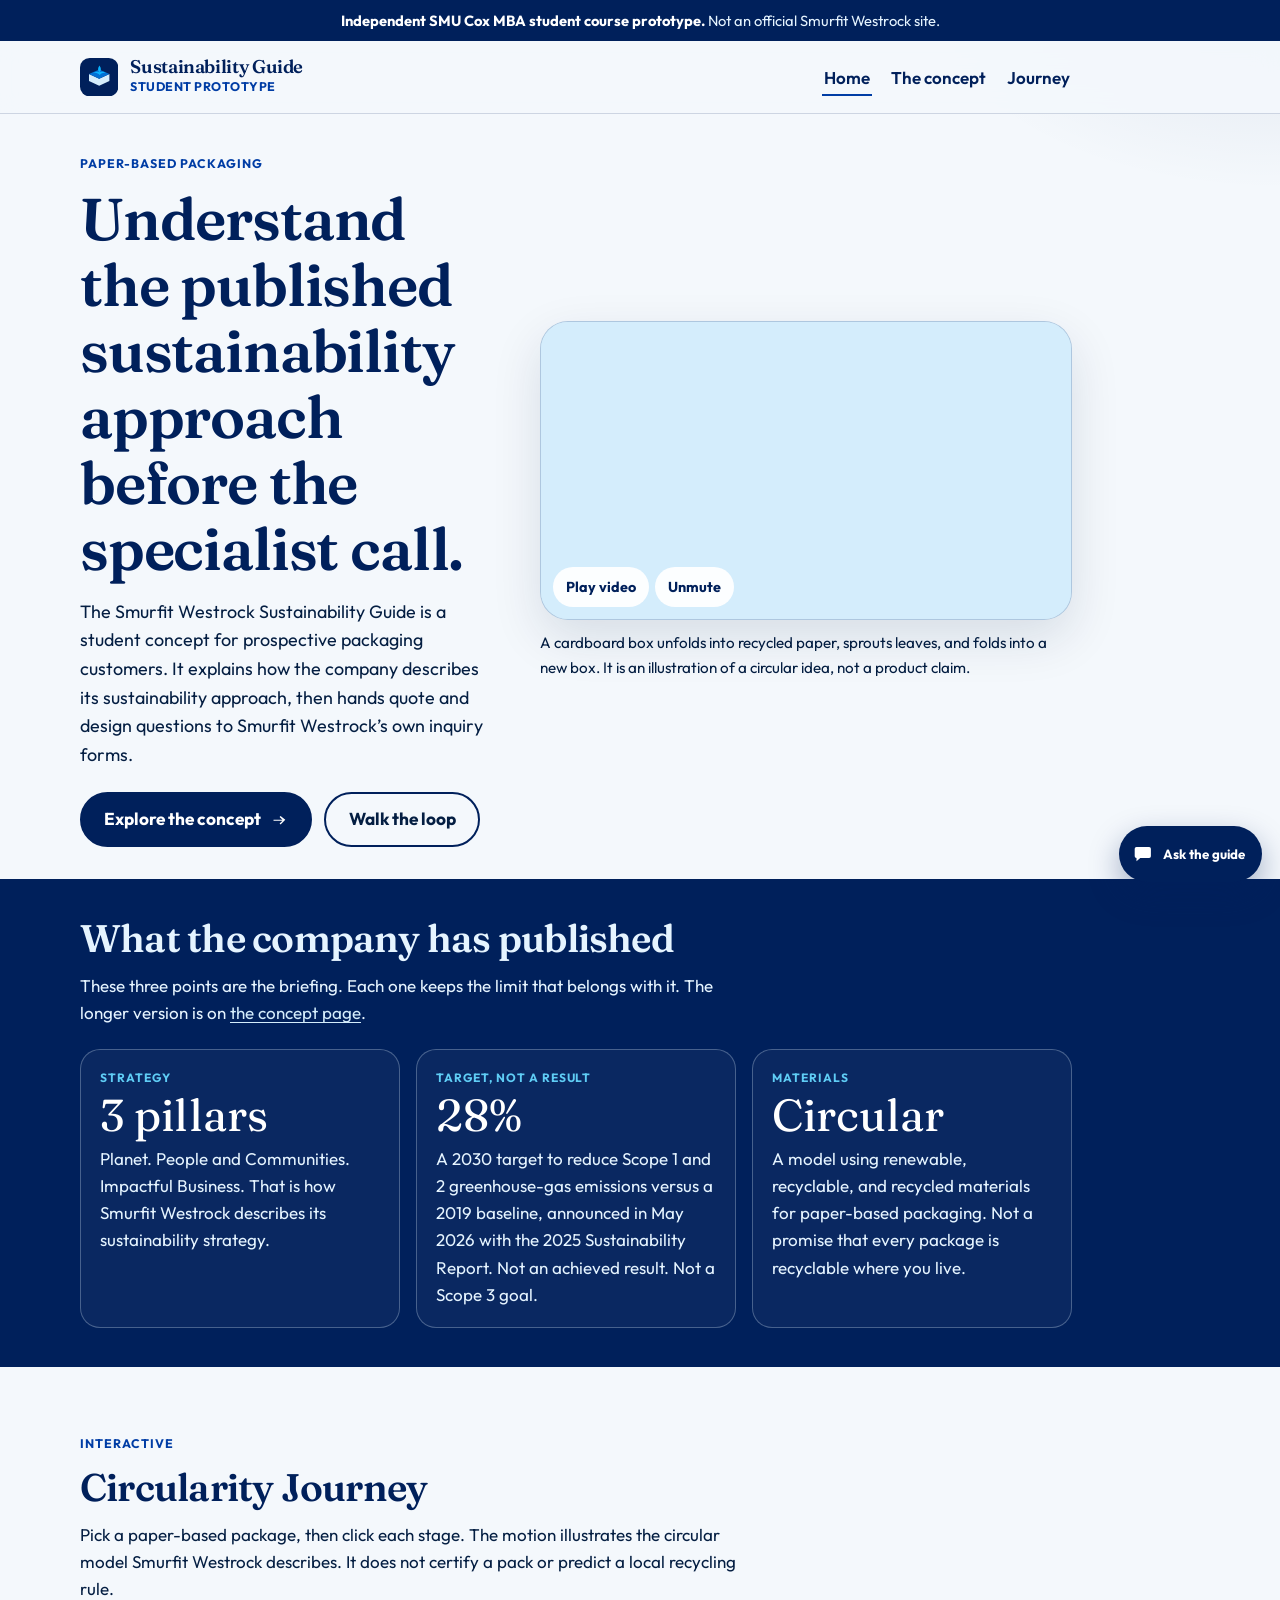
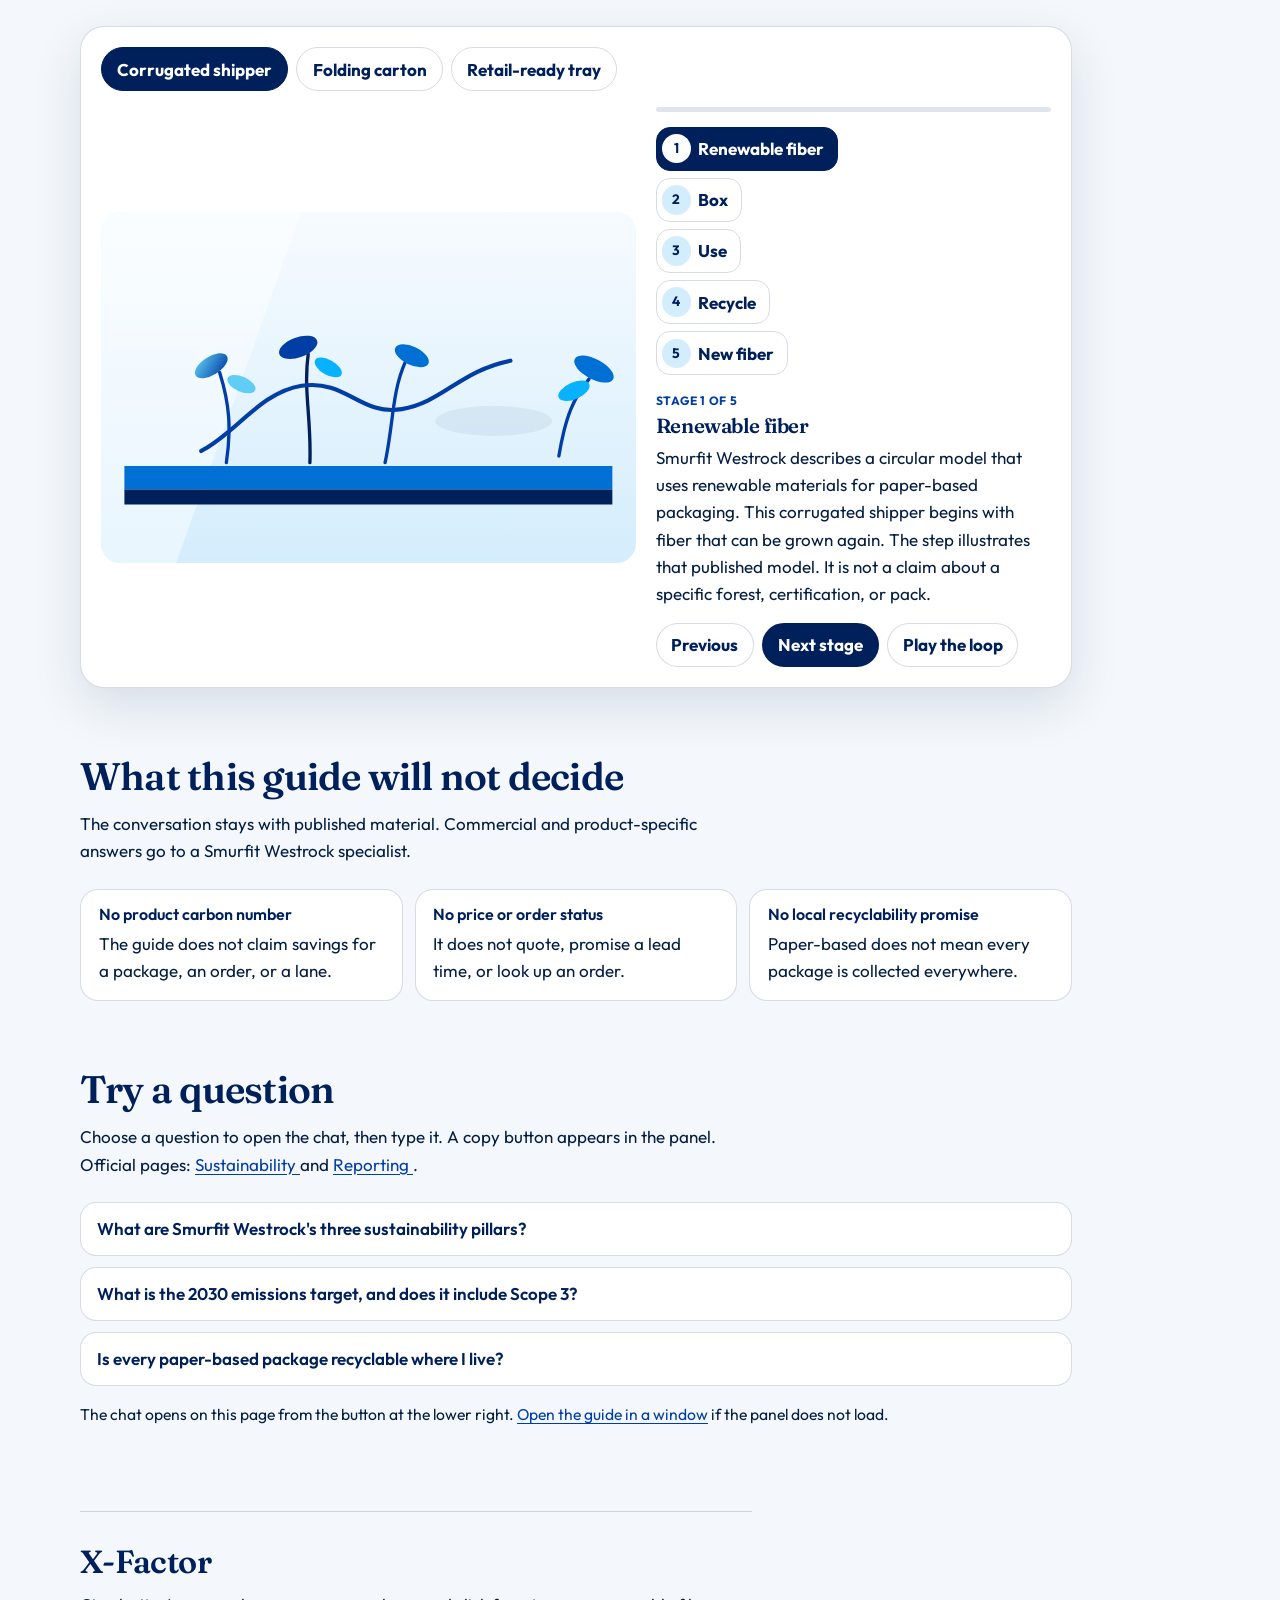
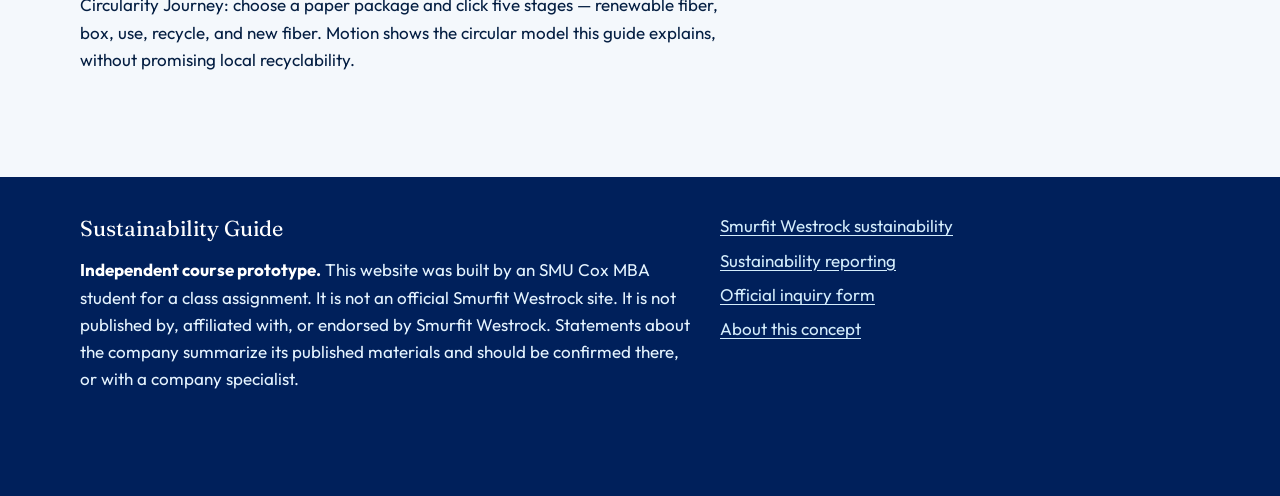
<file: index.html>
<!doctype html>
<html lang="en">
<head>
  <meta charset="utf-8">
  <meta name="viewport" content="width=device-width, initial-scale=1">
  <title>Smurfit Westrock Sustainability Guide | SMU Cox student prototype</title>
  <meta name="description" content="Student prototype of a customer guide to Smurfit Westrock’s published sustainability approach. Not an official Smurfit Westrock site.">
  <meta name="author" content="SMU Cox MBA student">
  <meta name="theme-color" content="#00205b">
  <link rel="canonical" href="https://enrieliasb.github.io/genai-lab5/">
  <meta property="og:title" content="Smurfit Westrock Sustainability Guide">
  <meta property="og:description" content="An SMU Cox MBA student prototype that explains Smurfit Westrock’s published sustainability approach. Not an official company site.">
  <meta property="og:type" content="website">
  <meta property="og:url" content="https://enrieliasb.github.io/genai-lab5/">
  <link rel="icon" href="assets/favicon.svg" type="image/svg+xml">
  <link rel="stylesheet" href="css/styles.css">
</head>
<body>
  <a class="skip" href="#main">Skip to content</a>
  <div class="banner" role="note">
    <p><strong>Independent SMU Cox MBA student course prototype.</strong> Not an official Smurfit Westrock site.</p>
  </div>
  <header class="site-header">
    <div class="wrap header-inner">
      <a class="brand" href="index.html">
        <svg class="brand-mark" viewBox="0 0 32 32" aria-hidden="true">
          <rect width="32" height="32" rx="8" fill="#00205b"/>
          <path fill="#d4edfc" d="M7.5 19.2 16 23.2l8.5-4V13.4L16 17.4l-8.5-4v5.8Z"/>
          <path fill="#0070d4" d="M16 17.4 24.5 13.4 16 9.6 7.5 13.4 16 17.4Z"/>
          <path fill="#08b2ff" d="M16.2 6.2c1.7 2.2 1.6 4 .1 5.6 2.2-.7 3.8-.5 5.4.8-2.2-.6-3.7.2-5.3 1.6-1.5-1.5-3.1-2.4-5.4-1.6 1.6-1.3 3.2-1.5 5.2-.8-1.5-1.6-1.6-3.4 0-5.6Z"/>
        </svg>
        <span>
          <span class="brand-name">Sustainability Guide</span>
          <span class="brand-tag">Student prototype</span>
        </span>
      </a>
      <nav class="nav" aria-label="Primary">
        <a href="index.html" aria-current="page">Home</a>
        <a href="about.html">The concept</a>
        <a href="#journey">Journey</a>
      </nav>
    </div>
  </header>

  <main id="main" tabindex="-1">
    <section class="hero" aria-labelledby="hero-title">
      <div class="wrap hero-grid">
        <div>
          <p class="eyebrow">Paper-based packaging</p>
          <h1 id="hero-title">Understand the published sustainability approach before the specialist call.</h1>
          <p class="lede">The Smurfit Westrock Sustainability Guide is a student concept for prospective packaging customers. It explains how the company describes its sustainability approach, then hands quote and design questions to Smurfit Westrock’s own inquiry forms.</p>
          <div class="cta-row">
            <a class="btn btn-lg" href="about.html">
              Explore the concept
              <svg viewBox="0 0 20 20" aria-hidden="true"><path fill="currentColor" d="M4 10h10.2l-3.3-3.3 1.1-1.1L17.4 10l-5.4 5.4-1.1-1.1 3.3-3.3H4z"/></svg>
            </a>
            <a class="btn btn-lg btn-secondary" href="#journey">Walk the loop</a>
          </div>
        </div>
        <figure class="hero-figure">
          <div class="video-frame">
            <video class="hero-video" data-hero-video autoplay muted loop playsinline webkit-playsinline preload="auto" src="assets/hero.mp4" aria-labelledby="hero-caption">
              A short illustration of a cardboard box unfolding into paper that sprouts leaves and folds back into a box.
            </video>
            <div class="video-controls">
              <button type="button" data-video-toggle aria-pressed="true">Pause video</button>
              <button type="button" data-video-sound aria-pressed="false">Unmute</button>
            </div>
          </div>
          <figcaption id="hero-caption">A cardboard box unfolds into recycled paper, sprouts leaves, and folds into a new box. It is an illustration of a circular idea, not a product claim.</figcaption>
        </figure>
      </div>
    </section>

    <section class="fact-band" aria-labelledby="facts-title">
      <div class="wrap">
        <h2 id="facts-title">What the company has published</h2>
        <p class="fact-intro">These three points are the briefing. Each one keeps the limit that belongs with it. The longer version is on <a href="about.html">the concept page</a>.</p>
        <div class="fact-grid">
          <article class="fact">
            <p class="fact-kicker">Strategy</p>
            <p class="fact-value">3 pillars</p>
            <p>Planet. People and Communities. Impactful Business. That is how Smurfit Westrock describes its sustainability strategy.</p>
          </article>
          <article class="fact">
            <p class="fact-kicker">Target, not a result</p>
            <p class="fact-value">28%</p>
            <p>A 2030 target to reduce Scope 1 and 2 greenhouse-gas emissions versus a 2019 baseline, announced in May 2026 with the 2025 Sustainability Report. Not an achieved result. Not a Scope 3 goal.</p>
          </article>
          <article class="fact">
            <p class="fact-kicker">Materials</p>
            <p class="fact-value">Circular</p>
            <p>A model using renewable, recyclable, and recycled materials for paper-based packaging. Not a promise that every package is recyclable where you live.</p>
          </article>
        </div>
      </div>
    </section>

    <section class="section" id="journey" data-journey aria-labelledby="journey-title">
      <div class="wrap">
        <div class="section-head">
          <p class="eyebrow">Interactive</p>
          <h2 id="journey-title">Circularity Journey</h2>
          <p>Pick a paper-based package, then click each stage. The motion illustrates the circular model Smurfit Westrock describes. It does not certify a pack or predict a local recycling rule.</p>
        </div>
        <div class="journey-card">
          <div class="picker" role="radiogroup" aria-label="Pick a paper-based package">
            <button type="button" role="radio" data-package="shipper" aria-checked="true">Corrugated shipper</button>
            <button type="button" role="radio" data-package="carton" aria-checked="false" tabindex="-1">Folding carton</button>
            <button type="button" role="radio" data-package="tray" aria-checked="false" tabindex="-1">Retail-ready tray</button>
          </div>
          <div class="journey-layout">
            <div class="scene is-live" data-scene data-stage="fiber" data-package="shipper">
              <svg class="scene-svg" viewBox="0 0 640 420" aria-hidden="true">
                <defs>
                  <linearGradient id="wall" x1="0" y1="0" x2="0" y2="1">
                    <stop offset="0" stop-color="#f7fbff"/>
                    <stop offset="1" stop-color="#d4edfc"/>
                  </linearGradient>
                  <linearGradient id="leafgrad" x1="0" y1="0" x2="1" y2="1">
                    <stop offset="0" stop-color="#5fcdf5"/>
                    <stop offset="1" stop-color="#003da5"/>
                  </linearGradient>
                </defs>
                <rect width="640" height="420" fill="url(#wall)"/>
                <path d="M0 0h240L90 420H0Z" fill="#fff" opacity=".45"/>
                <ellipse cx="470" cy="250" rx="70" ry="18" fill="#00205b" opacity=".06"/>
                <g>
                  <path d="M548 292c8-48 18-70 36-92" fill="none" stroke="#003da5" stroke-width="4" stroke-linecap="round"/>
                  <ellipse cx="590" cy="188" rx="26" ry="12" fill="#0070d4" transform="rotate(28 590 188)"/>
                  <ellipse cx="566" cy="214" rx="20" ry="10" fill="#08b2ff" transform="rotate(-24 566 214)"/>
                </g>
                <path d="M28 304h584v28H28z" fill="#0070d4"/>
                <path d="M28 332h584v18H28z" fill="#00205b"/>
                <g data-layer="fiber" class="sway">
                  <path d="M150 300c6-40 4-70-8-108" fill="none" stroke="#003da5" stroke-width="4" stroke-linecap="round"/>
                  <ellipse cx="132" cy="184" rx="22" ry="11" fill="url(#leafgrad)" transform="rotate(-32 132 184)"/>
                  <ellipse cx="168" cy="206" rx="18" ry="9" fill="#5fcdf5" transform="rotate(24 168 206)"/>
                  <path d="M250 300c2-52-8-86-2-130" fill="none" stroke="#00205b" stroke-width="4" stroke-linecap="round"/>
                  <ellipse cx="236" cy="162" rx="24" ry="12" fill="#003da5" transform="rotate(-20 236 162)"/>
                  <ellipse cx="272" cy="186" rx="18" ry="9" fill="#08b2ff" transform="rotate(30 272 186)"/>
                  <path d="M340 300c10-46 8-84 24-120" fill="none" stroke="#003da5" stroke-width="4" stroke-linecap="round"/>
                  <ellipse cx="372" cy="172" rx="22" ry="11" fill="#0070d4" transform="rotate(26 372 172)"/>
                  <path class="fiber-draw" d="M120 286c40-20 70-70 120-78 54-8 70 36 120 28 48-8 70-46 130-58"/>
                </g>
                <g data-layer="box">
                  <g class="box-pop">
                    <polygon points="230,200 320,160 410,200 320,240" fill="var(--box)"/>
                    <polygon points="230,200 320,240 320,320 230,280" fill="var(--box-dark)"/>
                    <polygon points="410,200 320,240 320,320 410,280" fill="var(--box-side)"/>
                    <path d="M320 168v66" stroke="#ffffff" stroke-width="4"/>
                  </g>
                </g>
                <g data-layer="use">
                  <path d="M150 300h250" stroke="#00205b" stroke-width="2" stroke-dasharray="5 8" fill="none"/>
                  <g class="shop">
                    <rect x="470" y="214" width="96" height="90" rx="8" fill="#00205b"/>
                    <rect x="506" y="258" width="24" height="46" fill="#e5f4ff"/>
                    <rect x="478" y="232" width="22" height="16" fill="#d4edfc"/>
                    <rect x="536" y="232" width="22" height="16" fill="#d4edfc"/>
                  </g>
                  <g class="parcel">
                    <polygon points="150,250 200,228 250,250 200,272" fill="var(--box)"/>
                    <polygon points="150,250 200,272 200,318 150,296" fill="var(--box-dark)"/>
                    <polygon points="250,250 200,272 200,318 250,296" fill="var(--box-side)"/>
                  </g>
                </g>
                <g data-layer="recycle">
                  <g class="spin">
                    <path d="M320 118a96 96 0 1 1-78 42" fill="none" stroke="#003da5" stroke-width="8" stroke-linecap="round"/>
                    <path d="M238 168l-6 22 24-2z" fill="#003da5"/>
                    <path d="M430 250a70 70 0 0 1-108 48" fill="none" stroke="#08b2ff" stroke-width="6" stroke-linecap="round"/>
                  </g>
                  <polygon points="280,210 320,190 360,210 320,230" fill="var(--box)"/>
                  <polygon points="280,210 320,230 320,270 280,250" fill="var(--box-dark)"/>
                  <polygon points="360,210 320,230 320,270 360,250" fill="var(--box-side)"/>
                </g>
                <g data-layer="new">
                  <rect x="210" y="258" width="220" height="18" rx="3" fill="#d4edfc"/>
                  <rect x="218" y="270" width="204" height="8" rx="2" fill="#0070d4"/>
                  <g class="sprout">
                    <path d="M320 262c0-46-18-74-40-96" fill="none" stroke="#003da5" stroke-width="4" stroke-linecap="round"/>
                    <path d="M320 262c8-40 34-62 58-78" fill="none" stroke="#00205b" stroke-width="4" stroke-linecap="round"/>
                    <ellipse cx="274" cy="160" rx="26" ry="13" fill="url(#leafgrad)" transform="rotate(-28 274 160)"/>
                    <ellipse cx="386" cy="176" rx="24" ry="12" fill="#0070d4" transform="rotate(24 386 176)"/>
                    <ellipse cx="332" cy="132" rx="16" ry="9" fill="#08b2ff" transform="rotate(-8 332 132)"/>
                  </g>
                </g>
              </svg>
            </div>
            <div>
              <div class="loop-track" aria-hidden="true"><span class="loop-fill" data-loop-fill></span></div>
              <ol class="steps">
                <li><button type="button" data-step="fiber" aria-current="step"><span class="step-index">1</span><span>Renewable fiber</span></button></li>
                <li><button type="button" data-step="box"><span class="step-index">2</span><span>Box</span></button></li>
                <li><button type="button" data-step="use"><span class="step-index">3</span><span>Use</span></button></li>
                <li><button type="button" data-step="recycle"><span class="step-index">4</span><span>Recycle</span></button></li>
                <li><button type="button" data-step="new"><span class="step-index">5</span><span>New fiber</span></button></li>
              </ol>
              <div aria-live="polite">
                <p class="stage-kicker" data-stage-kicker>Stage 1 of 5</p>
                <h3 data-stage-title>Renewable fiber</h3>
                <p data-stage-body>Smurfit Westrock describes a circular model that uses renewable materials for paper-based packaging. This corrugated shipper begins with fiber that can be grown again. The step illustrates that published model. It is not a claim about a specific forest, certification, or pack.</p>
              </div>
              <div class="stage-nav">
                <button type="button" data-stage-prev>Previous</button>
                <button type="button" class="btn" data-stage-next>Next stage</button>
                <button type="button" data-stage-play aria-pressed="false">Play the loop</button>
              </div>
            </div>
          </div>
        </div>
      </div>
    </section>

    <section class="section section-follow" aria-labelledby="bounds-title">
      <div class="wrap">
        <div class="section-head">
          <h2 id="bounds-title">What this guide will not decide</h2>
          <p>The conversation stays with published material. Commercial and product-specific answers go to a Smurfit Westrock specialist.</p>
        </div>
        <div class="bounds">
          <article class="bound">
            <h3>No product carbon number</h3>
            <p>The guide does not claim savings for a package, an order, or a lane.</p>
          </article>
          <article class="bound">
            <h3>No price or order status</h3>
            <p>It does not quote, promise a lead time, or look up an order.</p>
          </article>
          <article class="bound">
            <h3>No local recyclability promise</h3>
            <p>Paper-based does not mean every package is collected everywhere.</p>
          </article>
        </div>
      </div>
    </section>

    <section class="section section-follow" aria-labelledby="ask-title">
      <div class="wrap">
        <div class="section-head">
          <h2 id="ask-title">Try a question</h2>
          <p>Choose a question to open the chat, then type it. A copy button appears in the panel. Official pages: <a href="https://www.smurfitwestrock.com/sustainability" target="_blank" rel="noopener noreferrer">Sustainability <span class="sr-only">(opens in a new tab)</span></a> and <a href="https://www.smurfitwestrock.com/sustainability/reporting" target="_blank" rel="noopener noreferrer">Reporting <span class="sr-only">(opens in a new tab)</span></a>.</p>
        </div>
        <div class="prompt-list">
          <button type="button" class="prompt" data-prompt="What are Smurfit Westrock's three sustainability pillars?">What are Smurfit Westrock's three sustainability pillars?</button>
          <button type="button" class="prompt" data-prompt="What is the 2030 emissions target, and does it include Scope 3?">What is the 2030 emissions target, and does it include Scope 3?</button>
          <button type="button" class="prompt" data-prompt="Is every paper-based package recyclable where I live?">Is every paper-based package recyclable where I live?</button>
        </div>
        <p class="inline-fallback">The chat opens on this page from the button at the lower right. <a data-popup href="https://share.chatling.ai/s/q7byNJL57hivsW9">Open the guide in a window</a> if the panel does not load.</p>
        <noscript>
          <p class="noscript">JavaScript is off, so the chat panel and the circularity explorer will not run. <a href="https://share.chatling.ai/s/q7byNJL57hivsW9">Open the guide chat</a>.</p>
        </noscript>
      </div>
    </section>

    <section class="xfactor" aria-labelledby="xfactor-title">
      <div class="wrap">
        <div class="xfactor-card">
          <h2 id="xfactor-title">X-Factor</h2>
          <p>Circularity Journey: choose a paper package and click five stages — renewable fiber, box, use, recycle, and new fiber. Motion shows the circular model this guide explains, without promising local recyclability.</p>
        </div>
      </div>
    </section>
  </main>

  <footer class="site-footer">
    <div class="wrap footer-grid">
      <div>
        <p class="footer-mark">Sustainability Guide</p>
        <p class="disclaimer"><strong>Independent course prototype.</strong> This website was built by an SMU Cox MBA student for a class assignment. It is not an official Smurfit Westrock site. It is not published by, affiliated with, or endorsed by Smurfit Westrock. Statements about the company summarize its published materials and should be confirmed there, or with a company specialist.</p>
      </div>
      <ul class="footer-links">
        <li><a href="https://www.smurfitwestrock.com/sustainability" target="_blank" rel="noopener noreferrer">Smurfit Westrock sustainability</a></li>
        <li><a href="https://www.smurfitwestrock.com/sustainability/reporting" target="_blank" rel="noopener noreferrer">Sustainability reporting</a></li>
        <li><a href="https://www.smurfitwestrock.com/contact" target="_blank" rel="noopener noreferrer">Official inquiry form</a></li>
        <li><a href="about.html">About this concept</a></li>
      </ul>
    </div>
  </footer>
  <script src="js/chat.js"></script>
  <script src="js/home.js"></script>
</body>
</html>
</file>
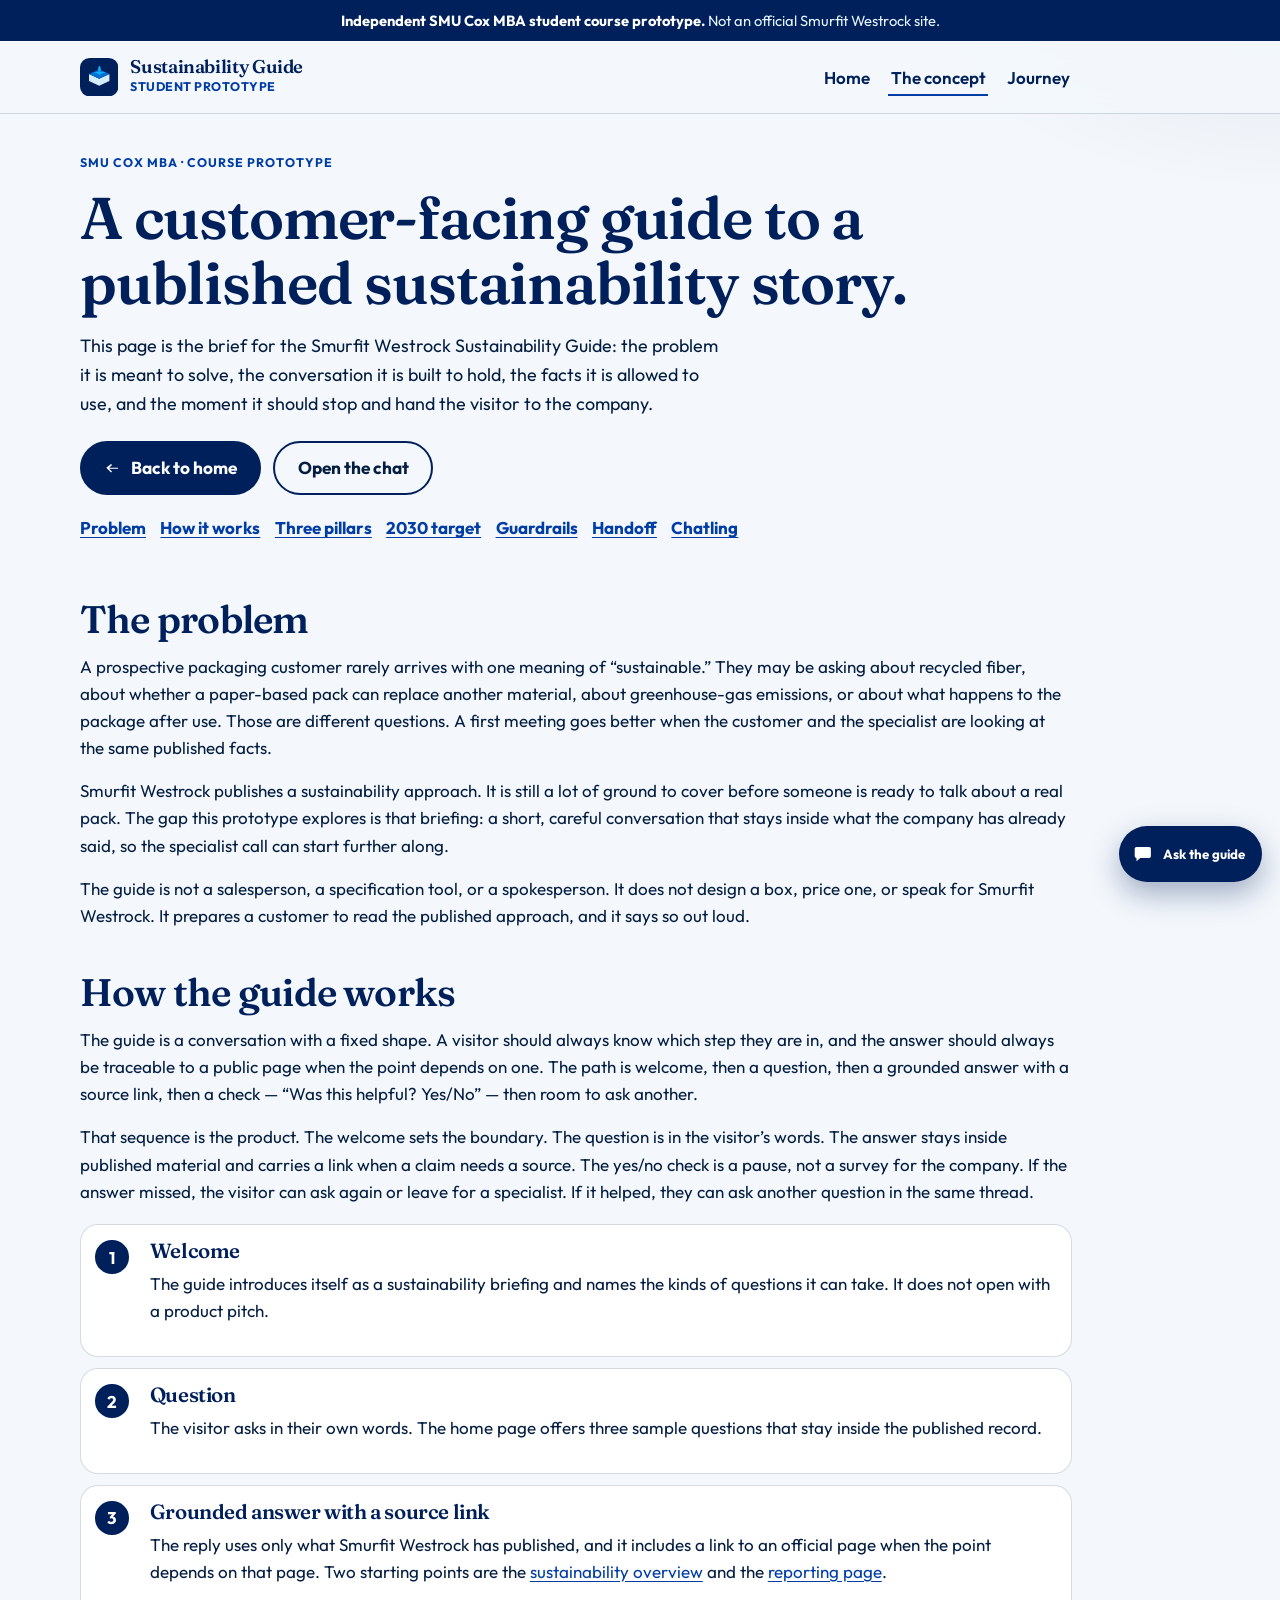
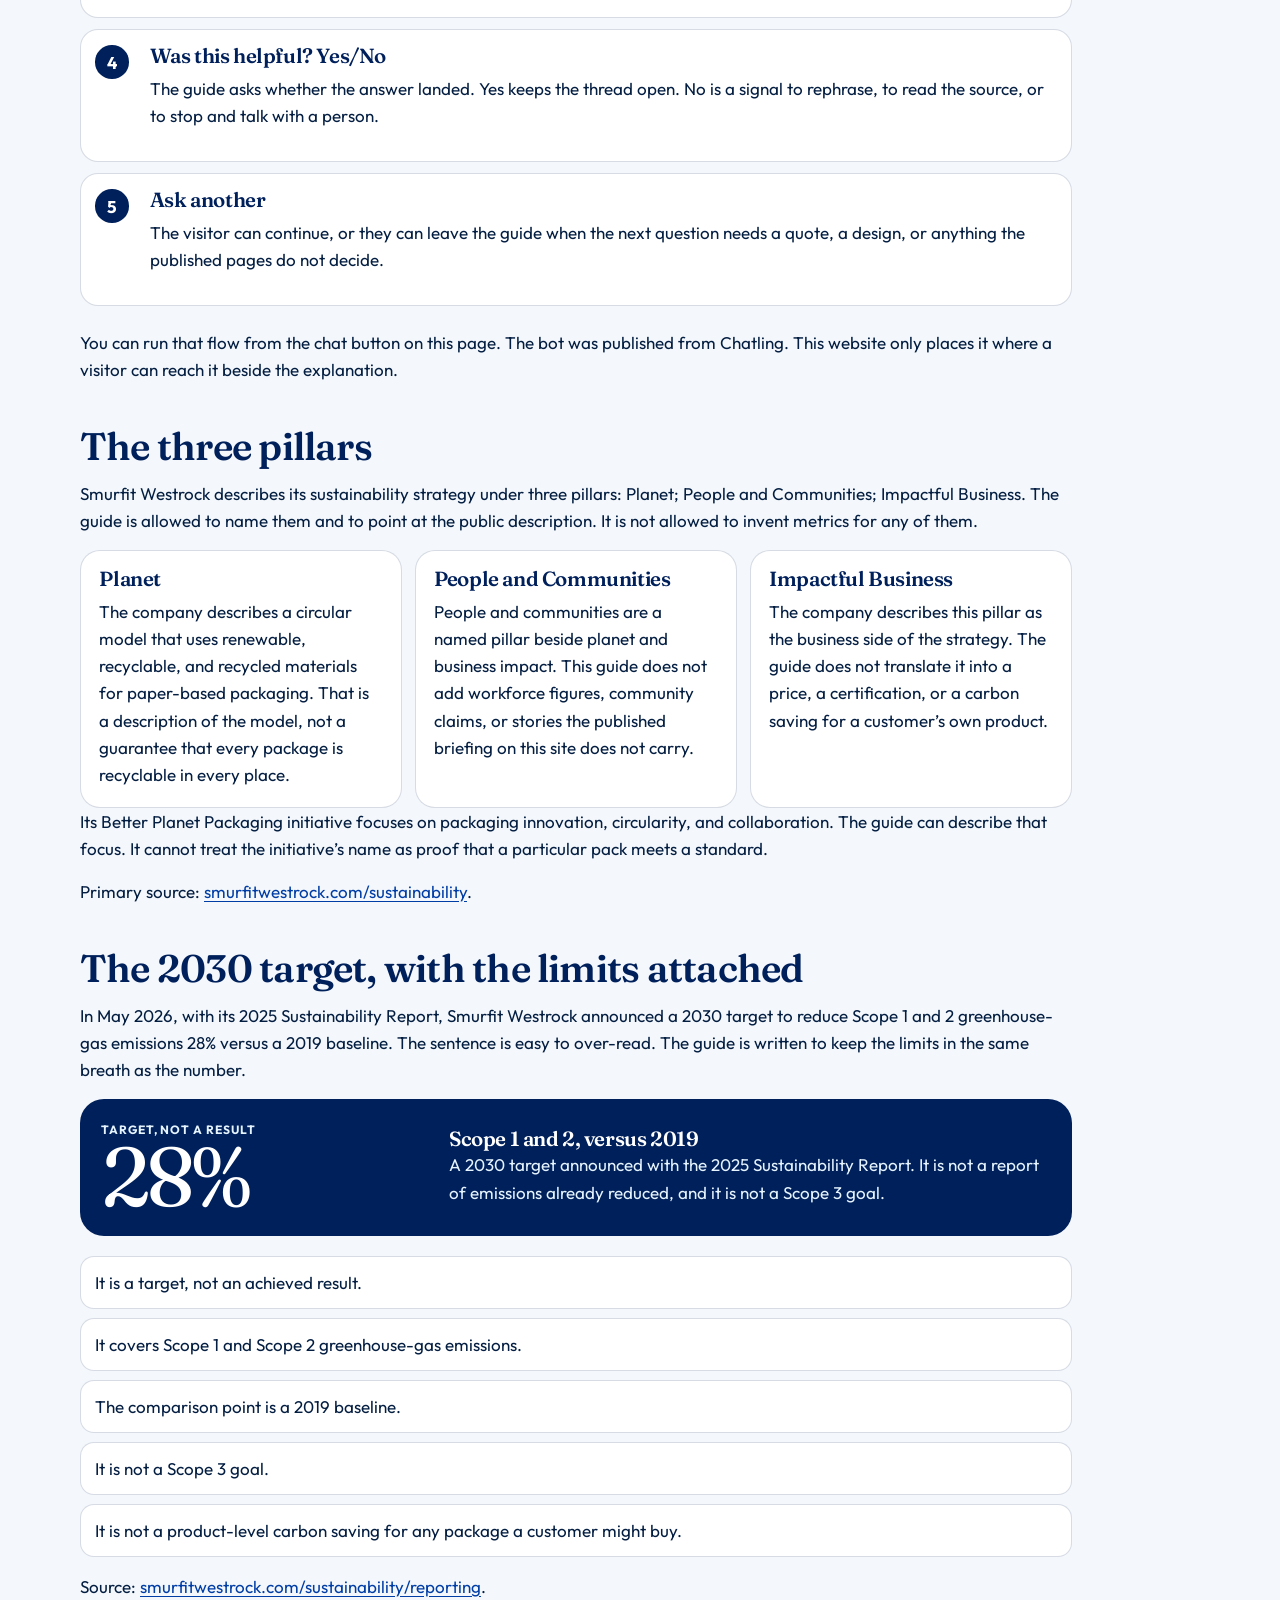
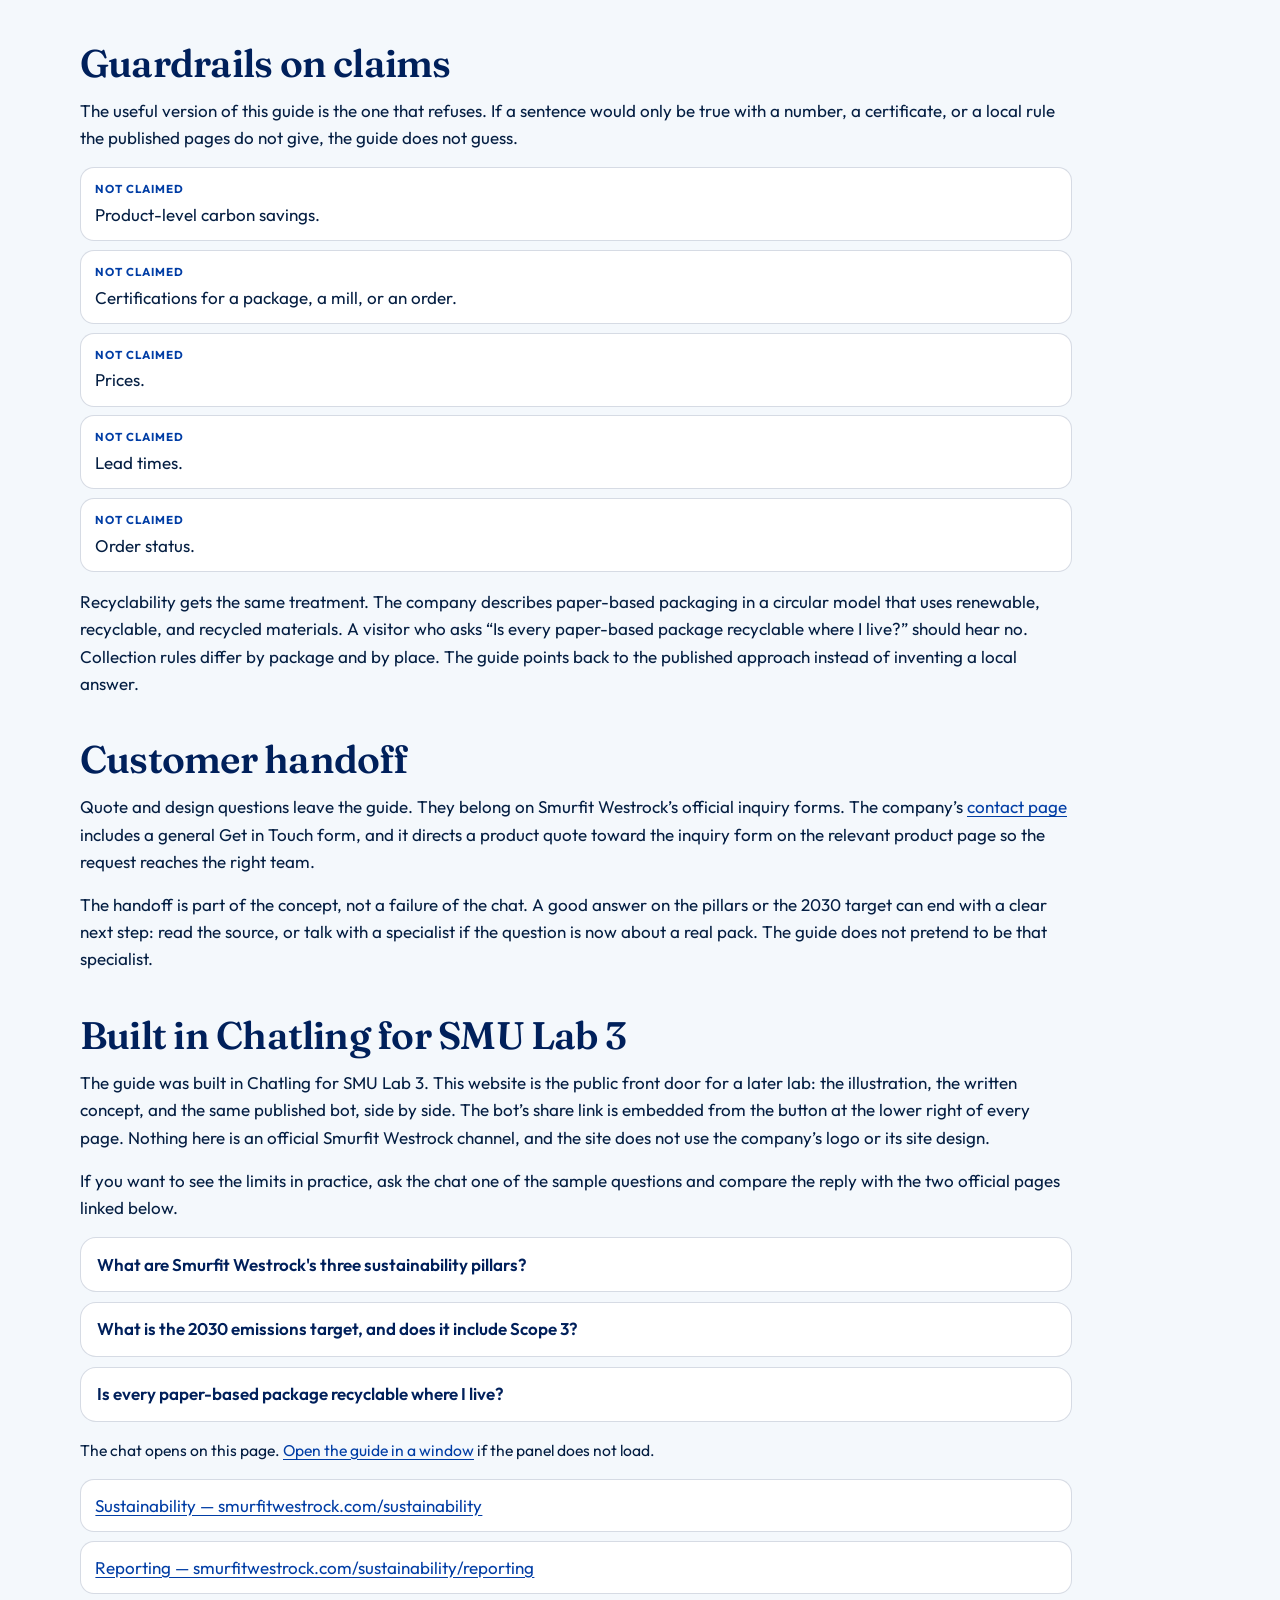
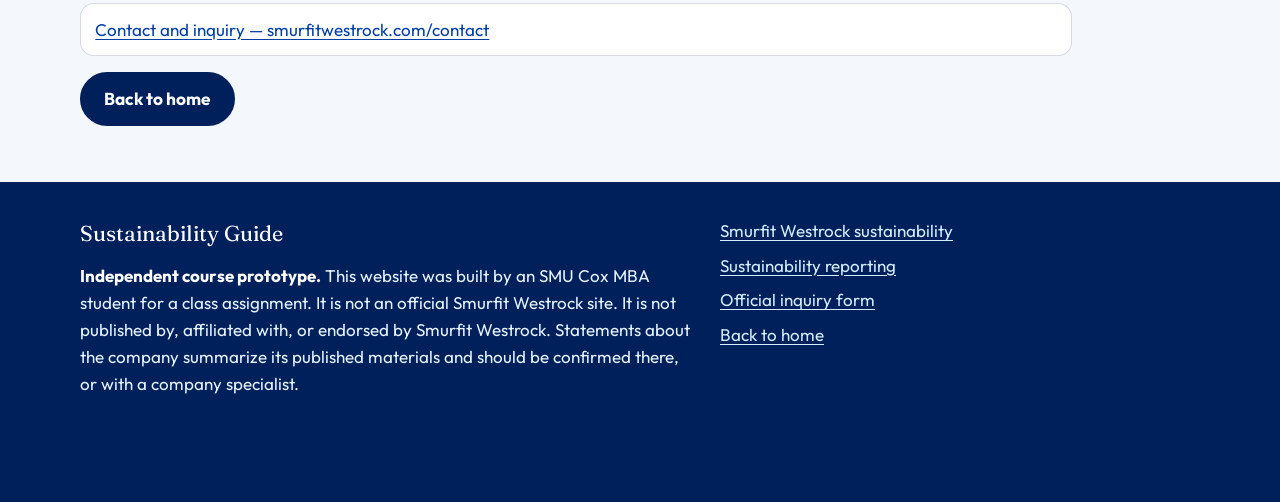
<file: about.html>
<!doctype html>
<html lang="en">
<head>
  <meta charset="utf-8">
  <meta name="viewport" content="width=device-width, initial-scale=1">
  <title>The concept | Smurfit Westrock Sustainability Guide</title>
  <meta name="description" content="How this SMU Cox student prototype explains Smurfit Westrock’s published sustainability approach, its limits, and when to use an official inquiry form.">
  <meta name="author" content="SMU Cox MBA student">
  <meta name="theme-color" content="#00205b">
  <link rel="canonical" href="https://enrieliasb.github.io/genai-lab5/about.html">
  <meta property="og:title" content="The concept | Smurfit Westrock Sustainability Guide">
  <meta property="og:description" content="A student prototype of a customer-facing guide to Smurfit Westrock’s published sustainability approach. Not an official company site.">
  <meta property="og:type" content="article">
  <meta property="og:url" content="https://enrieliasb.github.io/genai-lab5/about.html">
  <link rel="icon" href="assets/favicon.svg" type="image/svg+xml">
  <link rel="stylesheet" href="css/styles.css">
</head>
<body>
  <a class="skip" href="#main">Skip to content</a>
  <div class="banner" role="note">
    <p><strong>Independent SMU Cox MBA student course prototype.</strong> Not an official Smurfit Westrock site.</p>
  </div>
  <header class="site-header">
    <div class="wrap header-inner">
      <a class="brand" href="index.html">
        <svg class="brand-mark" viewBox="0 0 32 32" aria-hidden="true">
          <rect width="32" height="32" rx="8" fill="#00205b"/>
          <path fill="#d4edfc" d="M7.5 19.2 16 23.2l8.5-4V13.4L16 17.4l-8.5-4v5.8Z"/>
          <path fill="#0070d4" d="M16 17.4 24.5 13.4 16 9.6 7.5 13.4 16 17.4Z"/>
          <path fill="#08b2ff" d="M16.2 6.2c1.7 2.2 1.6 4 .1 5.6 2.2-.7 3.8-.5 5.4.8-2.2-.6-3.7.2-5.3 1.6-1.5-1.5-3.1-2.4-5.4-1.6 1.6-1.3 3.2-1.5 5.2-.8-1.5-1.6-1.6-3.4 0-5.6Z"/>
        </svg>
        <span>
          <span class="brand-name">Sustainability Guide</span>
          <span class="brand-tag">Student prototype</span>
        </span>
      </a>
      <nav class="nav" aria-label="Primary">
        <a href="index.html">Home</a>
        <a href="about.html" aria-current="page">The concept</a>
        <a href="index.html#journey">Journey</a>
      </nav>
    </div>
  </header>

  <main id="main" class="prose" tabindex="-1">
    <header class="page-hero">
      <div class="wrap">
        <p class="eyebrow">SMU Cox MBA · course prototype</p>
        <h1>A customer-facing guide to a published sustainability story.</h1>
        <p class="lede">This page is the brief for the Smurfit Westrock Sustainability Guide: the problem it is meant to solve, the conversation it is built to hold, the facts it is allowed to use, and the moment it should stop and hand the visitor to the company.</p>
        <div class="cta-row">
          <a class="btn btn-lg" href="index.html">
            <svg viewBox="0 0 20 20" aria-hidden="true"><path fill="currentColor" d="M16 10H5.8l3.3-3.3-1.1-1.1L2.6 10l5.4 5.4 1.1-1.1L5.8 11H16z"/></svg>
            Back to home
          </a>
          <button type="button" class="btn btn-lg btn-secondary" data-open-chat>Open the chat</button>
        </div>
        <nav class="toc" aria-label="On this page">
          <a href="#problem">Problem</a>
          <a href="#flow">How it works</a>
          <a href="#pillars">Three pillars</a>
          <a href="#target">2030 target</a>
          <a href="#guardrails">Guardrails</a>
          <a href="#handoff">Handoff</a>
          <a href="#lab">Chatling</a>
        </nav>
      </div>
    </header>

    <article class="wrap">
      <section id="problem">
        <h2>The problem</h2>
        <p>A prospective packaging customer rarely arrives with one meaning of “sustainable.” They may be asking about recycled fiber, about whether a paper-based pack can replace another material, about greenhouse-gas emissions, or about what happens to the package after use. Those are different questions. A first meeting goes better when the customer and the specialist are looking at the same published facts.</p>
        <p>Smurfit Westrock publishes a sustainability approach. It is still a lot of ground to cover before someone is ready to talk about a real pack. The gap this prototype explores is that briefing: a short, careful conversation that stays inside what the company has already said, so the specialist call can start further along.</p>
        <p>The guide is not a salesperson, a specification tool, or a spokesperson. It does not design a box, price one, or speak for Smurfit Westrock. It prepares a customer to read the published approach, and it says so out loud.</p>
      </section>

      <section id="flow">
        <h2>How the guide works</h2>
        <p>The guide is a conversation with a fixed shape. A visitor should always know which step they are in, and the answer should always be traceable to a public page when the point depends on one. The path is welcome, then a question, then a grounded answer with a source link, then a check — “Was this helpful? Yes/No” — then room to ask another.</p>
        <p>That sequence is the product. The welcome sets the boundary. The question is in the visitor’s words. The answer stays inside published material and carries a link when a claim needs a source. The yes/no check is a pause, not a survey for the company. If the answer missed, the visitor can ask again or leave for a specialist. If it helped, they can ask another question in the same thread.</p>
        <ol class="flow">
          <li>
            <h3>Welcome</h3>
            <p>The guide introduces itself as a sustainability briefing and names the kinds of questions it can take. It does not open with a product pitch.</p>
          </li>
          <li>
            <h3>Question</h3>
            <p>The visitor asks in their own words. The home page offers three sample questions that stay inside the published record.</p>
          </li>
          <li>
            <h3>Grounded answer with a source link</h3>
            <p>The reply uses only what Smurfit Westrock has published, and it includes a link to an official page when the point depends on that page. Two starting points are the <a href="https://www.smurfitwestrock.com/sustainability" target="_blank" rel="noopener noreferrer">sustainability overview</a> and the <a href="https://www.smurfitwestrock.com/sustainability/reporting" target="_blank" rel="noopener noreferrer">reporting page</a>.</p>
          </li>
          <li>
            <h3>Was this helpful? Yes/No</h3>
            <p>The guide asks whether the answer landed. Yes keeps the thread open. No is a signal to rephrase, to read the source, or to stop and talk with a person.</p>
          </li>
          <li>
            <h3>Ask another</h3>
            <p>The visitor can continue, or they can leave the guide when the next question needs a quote, a design, or anything the published pages do not decide.</p>
          </li>
        </ol>
        <p>You can run that flow from the chat button on this page. The bot was published from Chatling. This website only places it where a visitor can reach it beside the explanation.</p>
      </section>

      <section id="pillars">
        <h2>The three pillars</h2>
        <p>Smurfit Westrock describes its sustainability strategy under three pillars: Planet; People and Communities; Impactful Business. The guide is allowed to name them and to point at the public description. It is not allowed to invent metrics for any of them.</p>
        <div class="pillar-grid">
          <article class="pillar">
            <h3>Planet</h3>
            <p>The company describes a circular model that uses renewable, recyclable, and recycled materials for paper-based packaging. That is a description of the model, not a guarantee that every package is recyclable in every place.</p>
          </article>
          <article class="pillar">
            <h3>People and Communities</h3>
            <p>People and communities are a named pillar beside planet and business impact. This guide does not add workforce figures, community claims, or stories the published briefing on this site does not carry.</p>
          </article>
          <article class="pillar">
            <h3>Impactful Business</h3>
            <p>The company describes this pillar as the business side of the strategy. The guide does not translate it into a price, a certification, or a carbon saving for a customer’s own product.</p>
          </article>
        </div>
        <p>Its Better Planet Packaging initiative focuses on packaging innovation, circularity, and collaboration. The guide can describe that focus. It cannot treat the initiative’s name as proof that a particular pack meets a standard.</p>
        <p>Primary source: <a href="https://www.smurfitwestrock.com/sustainability" target="_blank" rel="noopener noreferrer">smurfitwestrock.com/sustainability</a>.</p>
      </section>

      <section id="target">
        <h2>The 2030 target, with the limits attached</h2>
        <p>In May 2026, with its 2025 Sustainability Report, Smurfit Westrock announced a 2030 target to reduce Scope 1 and 2 greenhouse-gas emissions 28% versus a 2019 baseline. The sentence is easy to over-read. The guide is written to keep the limits in the same breath as the number.</p>
        <div class="callout split">
          <div>
            <p class="fact-kicker">Target, not a result</p>
            <p class="target-number">28%</p>
          </div>
          <div>
            <h3>Scope 1 and 2, versus 2019</h3>
            <p>A 2030 target announced with the 2025 Sustainability Report. It is not a report of emissions already reduced, and it is not a Scope 3 goal.</p>
          </div>
        </div>
        <ul class="caveat-list">
          <li>It is a target, not an achieved result.</li>
          <li>It covers Scope 1 and Scope 2 greenhouse-gas emissions.</li>
          <li>The comparison point is a 2019 baseline.</li>
          <li>It is not a Scope 3 goal.</li>
          <li>It is not a product-level carbon saving for any package a customer might buy.</li>
        </ul>
        <p>Source: <a href="https://www.smurfitwestrock.com/sustainability/reporting" target="_blank" rel="noopener noreferrer">smurfitwestrock.com/sustainability/reporting</a>.</p>
      </section>

      <section id="guardrails">
        <h2>Guardrails on claims</h2>
        <p>The useful version of this guide is the one that refuses. If a sentence would only be true with a number, a certificate, or a local rule the published pages do not give, the guide does not guess.</p>
        <ul class="guard-list">
          <li><span class="tag">Not claimed</span><span>Product-level carbon savings.</span></li>
          <li><span class="tag">Not claimed</span><span>Certifications for a package, a mill, or an order.</span></li>
          <li><span class="tag">Not claimed</span><span>Prices.</span></li>
          <li><span class="tag">Not claimed</span><span>Lead times.</span></li>
          <li><span class="tag">Not claimed</span><span>Order status.</span></li>
        </ul>
        <p>Recyclability gets the same treatment. The company describes paper-based packaging in a circular model that uses renewable, recyclable, and recycled materials. A visitor who asks “Is every paper-based package recyclable where I live?” should hear no. Collection rules differ by package and by place. The guide points back to the published approach instead of inventing a local answer.</p>
      </section>

      <section id="handoff">
        <h2>Customer handoff</h2>
        <p>Quote and design questions leave the guide. They belong on Smurfit Westrock’s official inquiry forms. The company’s <a href="https://www.smurfitwestrock.com/contact" target="_blank" rel="noopener noreferrer">contact page</a> includes a general Get in Touch form, and it directs a product quote toward the inquiry form on the relevant product page so the request reaches the right team.</p>
        <p>The handoff is part of the concept, not a failure of the chat. A good answer on the pillars or the 2030 target can end with a clear next step: read the source, or talk with a specialist if the question is now about a real pack. The guide does not pretend to be that specialist.</p>
      </section>

      <section id="lab">
        <h2>Built in Chatling for SMU Lab 3</h2>
        <p>The guide was built in Chatling for SMU Lab 3. This website is the public front door for a later lab: the illustration, the written concept, and the same published bot, side by side. The bot’s share link is embedded from the button at the lower right of every page. Nothing here is an official Smurfit Westrock channel, and the site does not use the company’s logo or its site design.</p>
        <p>If you want to see the limits in practice, ask the chat one of the sample questions and compare the reply with the two official pages linked below.</p>
        <div class="prompt-list">
          <button type="button" class="prompt" data-prompt="What are Smurfit Westrock's three sustainability pillars?">What are Smurfit Westrock's three sustainability pillars?</button>
          <button type="button" class="prompt" data-prompt="What is the 2030 emissions target, and does it include Scope 3?">What is the 2030 emissions target, and does it include Scope 3?</button>
          <button type="button" class="prompt" data-prompt="Is every paper-based package recyclable where I live?">Is every paper-based package recyclable where I live?</button>
        </div>
        <p class="inline-fallback">The chat opens on this page. <a data-popup href="https://share.chatling.ai/s/q7byNJL57hivsW9">Open the guide in a window</a> if the panel does not load.</p>
        <ul class="source-list">
          <li><a href="https://www.smurfitwestrock.com/sustainability" target="_blank" rel="noopener noreferrer">Sustainability — smurfitwestrock.com/sustainability</a></li>
          <li><a href="https://www.smurfitwestrock.com/sustainability/reporting" target="_blank" rel="noopener noreferrer">Reporting — smurfitwestrock.com/sustainability/reporting</a></li>
          <li><a href="https://www.smurfitwestrock.com/contact" target="_blank" rel="noopener noreferrer">Contact and inquiry — smurfitwestrock.com/contact</a></li>
        </ul>
        <noscript>
          <p class="noscript">JavaScript is off, so the on-page chat panel will not open. <a href="https://share.chatling.ai/s/q7byNJL57hivsW9">Open the guide chat</a>.</p>
        </noscript>
        <p class="end-cta"><a class="btn btn-lg" href="index.html">Back to home</a></p>
      </section>
    </article>
  </main>

  <footer class="site-footer">
    <div class="wrap footer-grid">
      <div>
        <p class="footer-mark">Sustainability Guide</p>
        <p class="disclaimer"><strong>Independent course prototype.</strong> This website was built by an SMU Cox MBA student for a class assignment. It is not an official Smurfit Westrock site. It is not published by, affiliated with, or endorsed by Smurfit Westrock. Statements about the company summarize its published materials and should be confirmed there, or with a company specialist.</p>
      </div>
      <ul class="footer-links">
        <li><a href="https://www.smurfitwestrock.com/sustainability" target="_blank" rel="noopener noreferrer">Smurfit Westrock sustainability</a></li>
        <li><a href="https://www.smurfitwestrock.com/sustainability/reporting" target="_blank" rel="noopener noreferrer">Sustainability reporting</a></li>
        <li><a href="https://www.smurfitwestrock.com/contact" target="_blank" rel="noopener noreferrer">Official inquiry form</a></li>
        <li><a href="index.html">Back to home</a></li>
      </ul>
    </div>
  </footer>
  <script src="js/chat.js"></script>
</body>
</html>
</file>
<file: css/styles.css>
@font-face {
  font-family: "Fraunces";
  font-style: normal;
  font-weight: 400;
  font-display: swap;
  src: url("../assets/fonts/fraunces-400.woff2") format("woff2");
}
@font-face {
  font-family: "Fraunces";
  font-style: normal;
  font-weight: 600;
  font-display: swap;
  src: url("../assets/fonts/fraunces-600.woff2") format("woff2");
}
@font-face {
  font-family: "Fraunces";
  font-style: normal;
  font-weight: 700;
  font-display: swap;
  src: url("../assets/fonts/fraunces-700.woff2") format("woff2");
}
@font-face {
  font-family: "Outfit";
  font-style: normal;
  font-weight: 400;
  font-display: swap;
  src: url("../assets/fonts/outfit-400.woff2") format("woff2");
}
@font-face {
  font-family: "Outfit";
  font-style: normal;
  font-weight: 500;
  font-display: swap;
  src: url("../assets/fonts/outfit-500.woff2") format("woff2");
}
@font-face {
  font-family: "Outfit";
  font-style: normal;
  font-weight: 600;
  font-display: swap;
  src: url("../assets/fonts/outfit-600.woff2") format("woff2");
}
@font-face {
  font-family: "Outfit";
  font-style: normal;
  font-weight: 700;
  font-display: swap;
  src: url("../assets/fonts/outfit-700.woff2") format("woff2");
}

:root {
  --cream: #f4f8fc;
  --cream-deep: #d4edfc;
  --paper: #ffffff;
  --ink: #041e42;
  --ink-soft: #041e42;
  --line: rgba(0, 32, 91, 0.16);
  --kraft: #003da5;
  --kraft-deep: #003da5;
  --bark: #00205b;
  --forest: #00205b;
  --forest-deep: #041e42;
  --leaf: #003da5;
  --moss: #e5f4ff;
  --gold: #5fcdf5;
  --shadow: 0 18px 50px rgba(4, 30, 66, 0.12);
  --serif: "Fraunces", "Iowan Old Style", Palatino, "Palatino Linotype", Georgia, serif;
  --sans: "Outfit", "Avenir Next", "Segoe UI", sans-serif;
  --radius: 24px;
  --header: 4.5rem;
}

*,
*::before,
*::after { box-sizing: border-box; }

[hidden] { display: none !important; }

html { scroll-behavior: smooth; }

@media (prefers-reduced-motion: reduce) {
  html { scroll-behavior: auto; }
}

body {
  margin: 0;
  color: var(--ink-soft);
  background:
    radial-gradient(900px 420px at 0% -10%, rgba(0, 61, 165, 0.08), transparent 55%),
    radial-gradient(700px 380px at 100% 0%, rgba(0, 32, 91, 0.08), transparent 50%),
    var(--cream);
  font-family: var(--sans);
  font-size: 1.0625rem;
  line-height: 1.6;
}

img, svg, video { max-width: 100%; }

a { color: #003da5; text-underline-offset: 0.16em; }

a:hover { color: #00205b; }

button { font-family: inherit; cursor: pointer; }

p { margin: 0 0 1rem; }

h1, h2, h3, h4 {
  font-family: var(--serif);
  color: var(--bark);
  line-height: 1.12;
  font-weight: 600;
  letter-spacing: -0.02em;
}

h1 { font-size: clamp(2.35rem, 4.6vw, 4.05rem); margin: 0 0 1rem; }
h2 { font-size: clamp(1.8rem, 3vw, 2.45rem); margin: 0 0 0.75rem; }
h3 { font-size: 1.28rem; margin: 0 0 0.4rem; }

:focus-visible {
  outline: 3px solid #003da5;
  outline-offset: 3px;
}

.site-footer a:focus-visible,
.fact-band a:focus-visible,
.callout a:focus-visible,
.chat-panel-bar :focus-visible {
  outline-color: #5fcdf5;
}

.skip {
  position: absolute;
  left: 1rem;
  top: -4rem;
  z-index: 80;
  background: var(--forest);
  color: var(--paper);
  padding: 0.55rem 0.9rem;
  border-radius: 999px;
  text-decoration: none;
}

.skip:focus { top: 0.75rem; }

.sr-only {
  position: absolute;
  width: 1px;
  height: 1px;
  padding: 0;
  margin: -1px;
  overflow: hidden;
  clip: rect(0, 0, 0, 0);
  white-space: nowrap;
  border: 0;
}

.wrap {
  width: min(1120px, calc(100% - 2.5rem));
  margin-inline: auto;
}

@media (min-width: 900px) {
  .wrap {
    width: auto;
    max-width: 1120px;
    margin-left: max(1.25rem, calc(50% - 560px));
    margin-right: max(13rem, calc(50% - 560px));
  }
}

.banner {
  background: var(--forest);
  color: #e5f4ff;
  text-align: center;
  padding: 0.55rem 1rem;
  font-size: 0.92rem;
}

.banner p { margin: 0; }

.banner strong { color: #fff; font-weight: 650; }

.site-header {
  position: sticky;
  top: 0;
  z-index: 30;
  background: rgba(244, 248, 252, 0.92);
  backdrop-filter: blur(12px);
  border-bottom: 1px solid var(--line);
}

.header-inner {
  display: flex;
  flex-wrap: wrap;
  align-items: center;
  justify-content: space-between;
  gap: 0.75rem 1.25rem;
  min-height: var(--header);
  padding: 0.7rem 0;
}

.brand {
  display: flex;
  align-items: center;
  gap: 0.75rem;
  color: inherit;
  text-decoration: none;
}

.brand-mark { width: 2.4rem; height: 2.4rem; flex: none; }

.brand-name {
  display: block;
  font-family: var(--serif);
  font-weight: 600;
  color: var(--bark);
  font-size: 1.15rem;
  letter-spacing: -0.02em;
  line-height: 1.1;
}

.brand-tag {
  display: block;
  font-size: 0.78rem;
  letter-spacing: 0.04em;
  text-transform: uppercase;
  color: var(--kraft-deep);
  font-weight: 650;
}

.nav {
  display: flex;
  flex-wrap: wrap;
  gap: 0.35rem 1rem;
  align-items: center;
}

.nav a {
  color: var(--bark);
  text-decoration: none;
  font-weight: 600;
  padding: 0.35rem 0.15rem;
}

.nav a[aria-current="page"] {
  color: var(--forest);
  box-shadow: inset 0 -2px 0 var(--leaf);
}

main { padding-bottom: 2rem; }

main :is(section, [id]) { scroll-margin-top: 5.5rem; }

.hero { padding: 2.5rem 0 2rem; }

.hero-grid {
  display: grid;
  gap: 1.75rem;
  align-items: center;
}

.eyebrow {
  margin: 0 0 0.75rem;
  color: var(--kraft-deep);
  font-weight: 700;
  letter-spacing: 0.08em;
  text-transform: uppercase;
  font-size: 0.78rem;
}

.lede {
  font-size: 1.12rem;
  max-width: 40rem;
  color: var(--ink-soft);
}

.cta-row {
  display: flex;
  flex-wrap: wrap;
  gap: 0.75rem;
  margin: 1.4rem 0 0;
}

.btn {
  display: inline-flex;
  align-items: center;
  justify-content: center;
  gap: 0.55rem;
  min-height: 3rem;
  padding: 0.75rem 1.2rem;
  border-radius: 999px;
  border: 2px solid var(--forest);
  background: var(--forest);
  color: #ffffff;
  text-decoration: none;
  font-weight: 650;
  line-height: 1.2;
  cursor: pointer;
}

.btn:hover { background: var(--forest-deep); color: #fff; border-color: var(--forest-deep); }

.btn-lg { min-height: 3.4rem; padding: 0.9rem 1.4rem; font-size: 1.08rem; }

.btn-secondary {
  background: transparent;
  color: var(--forest-deep);
}

.btn-secondary:hover { background: var(--forest); color: #ffffff; }

.btn svg { width: 1.1rem; height: 1.1rem; }

.hero-figure { margin: 0; }

.video-frame {
  position: relative;
  border-radius: 28px;
  overflow: hidden;
  background: #d4edfc;
  box-shadow: var(--shadow);
  aspect-ratio: 16 / 9;
  border: 1px solid rgba(0, 32, 91, 0.18);
}

.hero-video {
  width: 100%;
  height: 100%;
  object-fit: cover;
  display: block;
  background: #d4edfc;
}

.video-controls {
  position: absolute;
  left: 0.75rem;
  bottom: 0.75rem;
  display: flex;
  flex-wrap: wrap;
  gap: 0.4rem;
}

.video-controls button {
  border: 0;
  background: rgba(255, 255, 255, 0.94);
  color: var(--bark);
  border-radius: 999px;
  min-height: 2.5rem;
  padding: 0.35rem 0.8rem;
  font-weight: 650;
  font-size: 0.9rem;
  cursor: pointer;
}

.hero-figure figcaption {
  margin-top: 0.7rem;
  color: var(--ink-soft);
  font-size: 0.95rem;
}

.fact-band {
  background: var(--forest);
  color: #e5f4ff;
  padding: 2.4rem 0;
}

.fact-band h2 { color: #e5f4ff; }

.fact-intro { max-width: 42rem; color: #e5f4ff; }

.fact-grid {
  display: grid;
  gap: 1rem;
  margin-top: 1.4rem;
}

.fact {
  background: rgba(255, 255, 255, 0.04);
  border: 1px solid rgba(229, 244, 255, 0.28);
  border-radius: 20px;
  padding: 1.15rem 1.2rem 1.2rem;
}

.fact-kicker {
  margin: 0 0 0.35rem;
  text-transform: uppercase;
  letter-spacing: 0.08em;
  font-size: 0.75rem;
  font-weight: 700;
  color: #5fcdf5;
}

.fact-value {
  margin: 0 0 0.45rem;
  font-family: var(--serif);
  font-size: clamp(2rem, 4vw, 2.8rem);
  line-height: 1;
  color: #fff;
}

.fact p:last-child { margin: 0; color: #e5f4ff; }

.fact-band a { color: #d4edfc; }

.section { padding: 4.2rem 0; }
.section-follow { padding-top: 0; }

.section-head { max-width: 42rem; margin-bottom: 1.5rem; }

.journey-card {
  background: var(--paper);
  border: 1px solid var(--line);
  border-radius: var(--radius);
  box-shadow: var(--shadow);
  padding: 1.1rem;
}

.picker {
  display: flex;
  flex-wrap: wrap;
  gap: 0.5rem;
  margin: 0 0 1rem;
}

.picker button,
.steps button,
.stage-nav button,
.prompt,
.chat-copy {
  font: inherit;
  cursor: pointer;
}

.picker button {
  border-radius: 999px;
  border: 1px solid var(--line);
  background: transparent;
  color: var(--bark);
  min-height: 2.75rem;
  padding: 0.4rem 0.95rem;
  font-weight: 650;
}

.picker button[aria-checked="true"] {
  background: var(--forest);
  border-color: var(--forest);
  color: #ffffff;
}

.journey-layout {
  display: grid;
  gap: 1.1rem;
}

.scene {
  background: #e5f4ff;
  border-radius: 20px;
  overflow: hidden;
  --box: #5fcdf5;
  --box-dark: #003da5;
  --box-side: #0070d4;
}

.scene[data-package="carton"] {
  --box: #d4edfc;
  --box-dark: #0070d4;
  --box-side: #5fcdf5;
}

.scene[data-package="tray"] {
  --box: #0070d4;
  --box-dark: #00205b;
  --box-side: #003da5;
}

.scene-svg { display: block; width: 100%; height: auto; }

.scene [data-layer] {
  opacity: 0;
  transition: opacity 0.5s ease;
}

.scene[data-stage="fiber"] [data-layer="fiber"],
.scene[data-stage="box"] [data-layer="box"],
.scene[data-stage="use"] [data-layer="use"],
.scene[data-stage="recycle"] [data-layer="recycle"],
.scene[data-stage="new"] [data-layer="new"] {
  opacity: 1;
}

.fiber-draw {
  fill: none;
  stroke: #003da5;
  stroke-width: 5;
  stroke-linecap: round;
  stroke-dasharray: 800;
  stroke-dashoffset: 800;
}

.scene.is-live[data-stage="fiber"] .fiber-draw { animation: draw 1.25s ease forwards; }
.scene.is-live[data-stage="fiber"] .sway {
  transform-box: view-box;
  transform-origin: center bottom;
  animation: sway 2.8s ease-in-out infinite;
}
.scene.is-live[data-stage="box"] .box-pop {
  transform-box: view-box;
  transform-origin: 320px 320px;
  animation: rise 0.7s cubic-bezier(0.16, 0.84, 0.32, 1) both;
}
.scene.is-live[data-stage="use"] .parcel { animation: slide 2.4s ease-in-out infinite alternate; }
.scene.is-live[data-stage="recycle"] .spin {
  transform-box: view-box;
  transform-origin: 320px 210px;
  animation: spin 7s linear infinite;
}
.scene.is-live[data-stage="new"] .sprout {
  transform-box: view-box;
  transform-origin: 320px 268px;
  animation: grow 0.85s cubic-bezier(0.16, 0.84, 0.32, 1) both;
}

@keyframes draw { to { stroke-dashoffset: 0; } }
@keyframes sway {
  0%, 100% { transform: rotate(0deg); }
  50% { transform: rotate(5deg); }
}
@keyframes rise {
  from { transform: translateY(22px) scale(0.88); opacity: 0; }
  to { transform: none; opacity: 1; }
}
@keyframes slide {
  from { transform: translateX(0); }
  to { transform: translateX(120px); }
}
@keyframes spin { to { transform: rotate(360deg); } }
@keyframes grow {
  from { transform: scale(0.15); opacity: 0; }
  to { transform: scale(1); opacity: 1; }
}

.loop-track {
  height: 5px;
  border-radius: 999px;
  background: rgba(0, 32, 91, 0.12);
  overflow: hidden;
  margin-bottom: 0.9rem;
}

.loop-fill {
  display: block;
  height: 100%;
  width: 100%;
  background: var(--leaf);
  transform: scaleX(0);
  transform-origin: left center;
  transition: transform 0.5s ease;
}

.steps {
  list-style: none;
  margin: 0 0 1rem;
  padding: 0;
  display: flex;
  flex-wrap: wrap;
  gap: 0.45rem;
}

.steps button {
  display: inline-flex;
  align-items: center;
  gap: 0.45rem;
  border-radius: 999px;
  border: 1px solid var(--line);
  background: transparent;
  color: var(--bark);
  min-height: 2.75rem;
  padding: 0.25rem 0.8rem 0.25rem 0.3rem;
  font-weight: 650;
}

.step-index {
  width: 1.85rem;
  height: 1.85rem;
  border-radius: 50%;
  display: grid;
  place-items: center;
  background: var(--cream-deep);
  color: var(--bark);
  font-size: 0.85rem;
}

.steps button[aria-current="step"] {
  background: var(--forest);
  border-color: var(--forest);
  color: #ffffff;
}

.steps button[aria-current="step"] .step-index {
  background: #ffffff;
  color: var(--forest);
}

.stage-kicker {
  margin: 0 0 0.25rem;
  color: var(--kraft-deep);
  font-weight: 700;
  letter-spacing: 0.06em;
  text-transform: uppercase;
  font-size: 0.75rem;
}

.stage-nav {
  display: flex;
  flex-wrap: wrap;
  gap: 0.5rem;
  margin-top: 0.4rem;
}

.stage-nav button {
  min-height: 2.75rem;
  border-radius: 999px;
  border: 1px solid var(--line);
  background: var(--paper);
  color: var(--bark);
  padding: 0.4rem 0.9rem;
  font-weight: 650;
}

.stage-nav .btn {
  background: var(--forest);
  color: #ffffff;
  border: 2px solid var(--forest);
}

.bounds {
  display: grid;
  gap: 0.75rem;
}

.bound {
  background: var(--paper);
  border: 1px solid var(--line);
  border-radius: 18px;
  padding: 1rem 1.1rem;
}

.bound h3 { font-family: var(--sans); font-size: 1rem; letter-spacing: 0; }
.bound p { margin: 0; }

.prompt-list {
  display: grid;
  gap: 0.65rem;
  margin: 1rem 0;
}

.prompt {
  text-align: left;
  border-radius: 16px;
  border: 1px solid var(--line);
  background: var(--paper);
  color: var(--bark);
  padding: 0.9rem 1rem;
  font-weight: 600;
  line-height: 1.4;
}

.prompt:hover { border-color: var(--forest); background: var(--moss); }

.inline-fallback { font-size: 0.98rem; }

.xfactor {
  padding: 0 0 3.5rem;
}

.xfactor-card {
  border-top: 1px solid var(--line);
  padding-top: 2rem;
  max-width: 42rem;
}

.xfactor h2 { font-size: clamp(1.6rem, 2.5vw, 2rem); }

.site-footer {
  background: var(--bark);
  color: #e5f4ff;
  padding: 2.2rem 0 6.5rem;
}

.footer-grid {
  display: grid;
  gap: 1.5rem;
}

.footer-mark {
  font-family: var(--serif);
  font-size: 1.35rem;
  margin: 0 0 0.6rem;
  color: #fff;
}

.disclaimer {
  margin: 0;
  max-width: 46rem;
  color: #e5f4ff;
}

.disclaimer strong { color: #fff; }

.footer-links {
  list-style: none;
  margin: 0;
  padding: 0;
  display: grid;
  gap: 0.45rem;
}

.footer-links a { color: #d4edfc; }

.footer-links a:hover,
.fact-band a:hover,
.callout a:hover,
.chat-window-link:hover { color: #ffffff; }

.noscript {
  background: #e5f4ff;
  border: 1px solid #003da5;
  border-radius: 16px;
  padding: 0.9rem 1rem;
  color: var(--bark);
}

.page-hero { padding: 2.4rem 0 0.5rem; }

.toc {
  display: flex;
  flex-wrap: wrap;
  gap: 0.45rem 0.9rem;
  margin: 1.2rem 0 0.4rem;
}

.toc a { font-weight: 650; }

.prose { padding-bottom: 1rem; }

.prose h2 { margin-top: 2.6rem; }

.flow {
  list-style: none;
  counter-reset: step;
  padding: 0;
  margin: 1.2rem 0 1.4rem;
  display: grid;
  gap: 0.7rem;
}

.flow li {
  counter-increment: step;
  position: relative;
  background: var(--paper);
  border: 1px solid var(--line);
  border-radius: 18px;
  padding: 0.95rem 1rem 1rem 4.3rem;
}

.flow li::before {
  content: counter(step);
  position: absolute;
  left: 0.9rem;
  top: 0.95rem;
  width: 2.1rem;
  height: 2.1rem;
  border-radius: 50%;
  display: grid;
  place-items: center;
  background: var(--forest);
  color: #ffffff;
  font-weight: 700;
}

.pillar-grid, .split {
  display: grid;
  gap: 0.8rem;
}

.pillar, .panel {
  background: var(--paper);
  border: 1px solid var(--line);
  border-radius: 20px;
  padding: 1.1rem 1.15rem 1.15rem;
}

.pillar h3 { margin-bottom: 0.4rem; }
.pillar p, .panel p { margin: 0; }

.callout {
  display: grid;
  gap: 0.4rem 1.5rem;
  background: var(--forest);
  color: #e5f4ff;
  border-radius: 24px;
  padding: 1.3rem 1.3rem 1.4rem;
  margin: 1rem 0 1.2rem;
}

.callout h3, .callout .target-number { color: #fff; margin: 0; }

.target-number {
  font-family: var(--serif);
  font-size: clamp(3.4rem, 8vw, 5.2rem);
  line-height: 0.9;
  letter-spacing: -0.04em;
}

.callout p { margin: 0; color: #e5f4ff; }
.callout a { color: #d4edfc; }

.caveat-list, .guard-list, .source-list {
  margin: 0.4rem 0 1rem;
  padding: 0;
  list-style: none;
  display: grid;
  gap: 0.55rem;
}

.caveat-list li, .guard-list li, .source-list li {
  background: var(--paper);
  border: 1px solid var(--line);
  border-radius: 14px;
  padding: 0.75rem 0.9rem;
}

.guard-list li { display: grid; gap: 0.15rem; }

.tag {
  font-size: 0.72rem;
  font-weight: 750;
  letter-spacing: 0.08em;
  text-transform: uppercase;
  color: var(--kraft-deep);
}

.end-cta { margin: 1rem 0 2.5rem; }

.chat-launcher {
  position: fixed;
  right: 1.15rem;
  bottom: 1.15rem;
  z-index: 61;
  display: inline-flex;
  align-items: center;
  gap: 0.55rem;
  min-height: 3.5rem;
  padding: 0.7rem 1.05rem 0.7rem 0.85rem;
  border: 0;
  border-radius: 999px;
  background: var(--forest);
  color: #ffffff;
  box-shadow: 0 12px 30px rgba(0, 32, 91, 0.35);
  font-weight: 700;
  cursor: pointer;
}

.chat-launcher svg { width: 1.35rem; height: 1.35rem; }

.chat-launcher:hover { background: var(--forest-deep); }

.chat-panel {
  position: fixed;
  z-index: 60;
  right: 1.15rem;
  bottom: 5.4rem;
  width: min(400px, calc(100vw - 1.5rem));
  height: min(680px, calc(100vh - 7rem));
  display: flex;
  flex-direction: column;
  background: var(--paper);
  color: var(--ink-soft);
  border-radius: 20px;
  overflow: hidden;
  border: 1px solid var(--line);
  box-shadow: 0 24px 70px rgba(4, 30, 66, 0.28);
}

.chat-panel-bar {
  display: flex;
  align-items: center;
  gap: 0.6rem;
  padding: 0.65rem 0.7rem 0.65rem 0.95rem;
  background: var(--forest);
  color: #ffffff;
}

.chat-title {
  margin: 0;
  font-weight: 700;
  flex: 1;
  color: #fff;
  font-family: var(--sans);
  letter-spacing: 0;
  font-size: 1rem;
}

.chat-window-link {
  color: #ffffff;
  font-size: 0.82rem;
  font-weight: 650;
  white-space: nowrap;
}

.chat-close {
  width: 2.5rem;
  height: 2.5rem;
  border: 0;
  border-radius: 999px;
  background: transparent;
  color: #fff;
  font-size: 1.6rem;
  line-height: 1;
  cursor: pointer;
}

.chat-note, .chat-suggest { margin: 0; }

.chat-note {
  padding: 0.45rem 0.9rem;
  background: #e5f4ff;
  color: var(--bark);
  font-size: 0.82rem;
}

.chat-suggest {
  padding: 0.65rem 0.9rem 0.75rem;
  border-bottom: 1px solid var(--line);
  background: #f4f8fc;
}

.chat-suggest-label {
  margin: 0 0 0.2rem;
  font-size: 0.75rem;
  font-weight: 750;
  letter-spacing: 0.06em;
  text-transform: uppercase;
  color: var(--kraft-deep);
}

.chat-suggest-text { margin: 0 0 0.45rem; font-weight: 650; color: var(--bark); }

.chat-copy {
  border-radius: 999px;
  border: 1px solid var(--forest);
  background: transparent;
  color: var(--forest);
  min-height: 2.2rem;
  padding: 0.2rem 0.75rem;
  font-weight: 700;
}

.chat-frame-wrap {
  position: relative;
  flex: 1;
  min-height: 0;
  background: #fff;
}

.chat-frame-wrap iframe {
  width: 100%;
  height: 100%;
  border: 0;
  display: block;
  background: #fff;
}

.chat-loading {
  position: absolute;
  inset: 0;
  display: grid;
  place-items: center;
  margin: 0;
  background: #fff;
  color: var(--ink-soft);
}

@media (min-width: 760px) {
  .fact-grid, .bounds, .pillar-grid { grid-template-columns: repeat(3, 1fr); }
  .split { grid-template-columns: 0.7fr 1.3fr; align-items: center; }
  .footer-grid { grid-template-columns: 1.4fr 0.8fr; align-items: start; }
}

@media (min-width: 960px) {
  .hero-grid { grid-template-columns: minmax(0, 0.9fr) minmax(0, 1.15fr); gap: 2.75rem; }
  .journey-layout { grid-template-columns: 1.15fr 0.85fr; gap: 1.25rem; align-items: center; }
  .journey-card { padding: 1.25rem; }
  .steps { flex-direction: column; align-items: stretch; }
  .steps button { border-radius: 14px; justify-content: flex-start; }
}

@media (max-width: 720px) {
  .site-footer .wrap { padding-right: 4.75rem; }
  .chat-launcher-label { display: none; }
  .chat-launcher {
    width: 3.6rem;
    height: 3.6rem;
    padding: 0;
    justify-content: center;
    border-radius: 50%;
  }
  .chat-panel {
    inset: 0;
    width: auto;
    height: auto;
    max-height: none;
    border-radius: 0;
  }
  body.chat-open .chat-launcher { visibility: hidden; }
  body.chat-open { overflow: hidden; }
}

@media (prefers-reduced-motion: reduce) {
  .scene [data-layer],
  .loop-fill,
  .fiber-draw,
  .sway,
  .box-pop,
  .parcel,
  .spin,
  .sprout,
  .chat-panel {
    animation: none !important;
    transition: none !important;
  }
  .fiber-draw { stroke-dashoffset: 0; }
}
</file>
